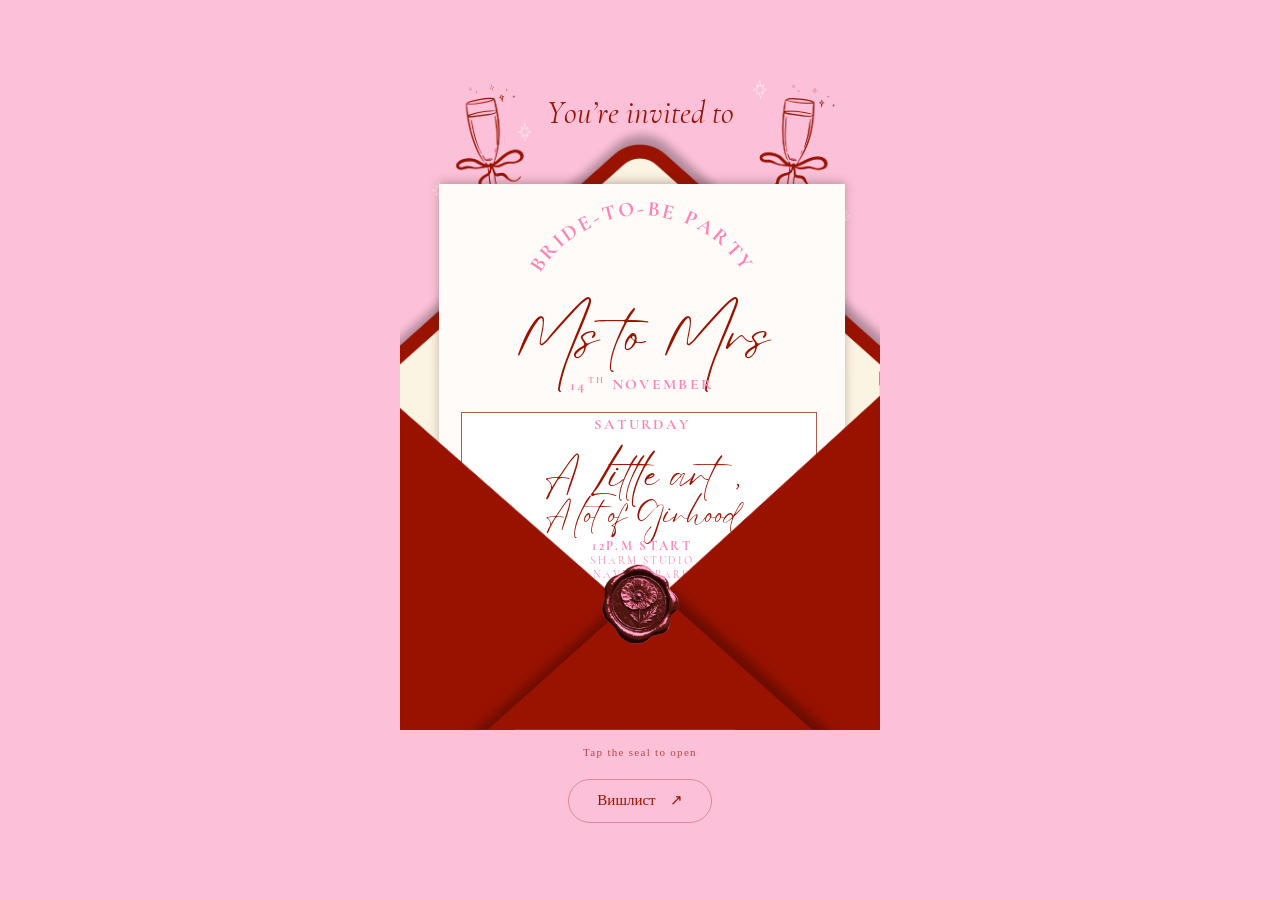
<file: index.html>
<!doctype html>
<html lang="en">
<head>
  <meta charset="UTF-8">
  <meta name="viewport" content="width=device-width, initial-scale=1, viewport-fit=cover">
  <meta name="theme-color" content="#fcc1d9">
  <meta name="description" content="You’re invited to a Bride-to-Be Party. November 14, 12 p.m. — Sharm Studio, Navroz Park.">
  <title>Ms to Mrs — You’re invited</title>
  <link rel="preload" href="assets/EyesomeScript.ttf" as="font" type="font/ttf" crossorigin>
  <link rel="preload" href="assets/CormorantGaramond-Bold.ttf" as="font" type="font/ttf" crossorigin>
  <link rel="stylesheet" href="styles.css">
  <script src="script.js" defer></script>
</head>
<body>
  <main class="invitation" aria-label="Bride-to-Be Party invitation">
    <div class="scene" id="invitation-scene">
      <img class="layer decorations" src="assets/decorations.webp" alt="" aria-hidden="true">
      <p class="intro">You’re invited to</p>
      <img class="layer envelope-back" src="assets/envelope-back.webp" alt="" aria-hidden="true">

      <article class="card" id="invitation-card" aria-label="Party details">
        <svg class="arched-heading" viewBox="0 0 790 235" role="img" aria-label="Bride-to-Be Party">
          <defs><path id="heading-arc" d="M 172,205 A 230,230 0 0,1 618,205"/></defs>
          <text><textPath href="#heading-arc" startOffset="50%" text-anchor="middle">BRIDE-TO-BE PARTY</textPath></text>
        </svg>
        <h1 class="script title">Ms to Mrs</h1>
        <p class="date"><span>14<sup>th</sup></span> November</p>
        <div class="event-frame" aria-hidden="true"></div>
        <p class="day">Saturday</p>
        <p class="script activity">A Little art,</p>
        <p class="script together">A lot of Girhood</p>
        <p class="time">12p.m start</p>
        <p class="venue">Sharm Studio<br>Navroz Park</p>
        <p class="rsvp">Please RSVP before 12nd of November</p>
      </article>

      <img class="layer envelope-front" src="assets/envelope-front.webp" alt="" aria-hidden="true">
      <button class="seal" type="button" aria-label="Open invitation" aria-expanded="false" aria-controls="invitation-card">
        <img src="assets/wax-seal.webp" alt="Wax seal with a poppy flower" draggable="false">
      </button>
    </div>
    <p class="hint" aria-live="polite">Tap the seal to open</p>
    <nav class="invitation-links" aria-label="More about the party">
      <a href="wishlist.html" lang="ru">Вишлист <span aria-hidden="true">↗</span></a>
    </nav>
  </main>
</body>
</html>
</file>
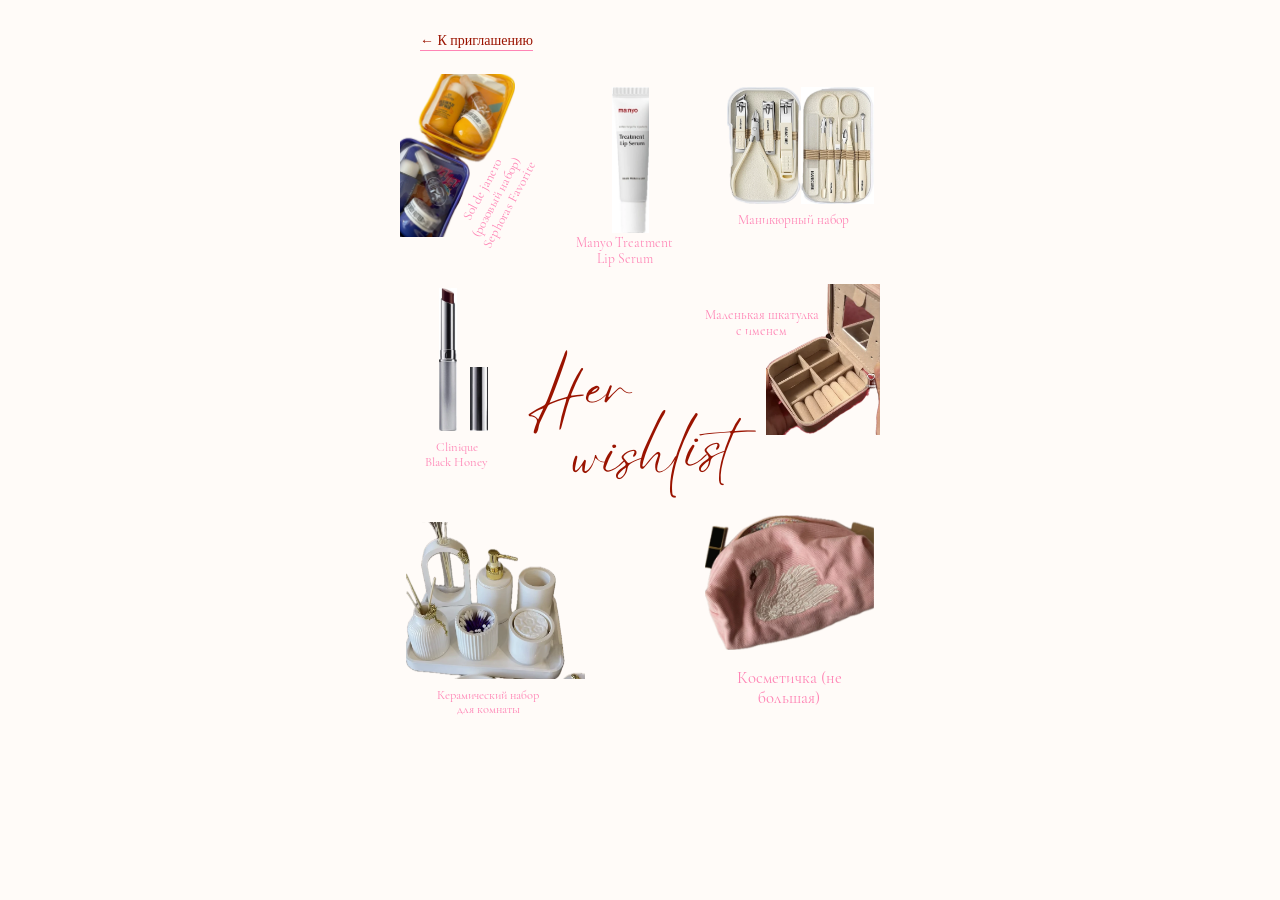
<file: wishlist.html>
<!doctype html>
<html lang="ru">
<head>
  <meta charset="UTF-8">
  <meta name="viewport" content="width=device-width, initial-scale=1, viewport-fit=cover">
  <meta name="theme-color" content="#fffbf8">
  <meta name="description" content="Вишлист к Bride-to-Be Party: косметика, маникюрный набор, шкатулка, косметичка и керамический набор.">
  <title>Her wishlist — Ms to Mrs</title>
  <link rel="preload" href="assets/wishlist/EyesomeScript.woff2" as="font" type="font/woff2" crossorigin>
  <link rel="stylesheet" href="wishlist.css">
</head>
<body>
  <main class="wishlist-page">
    <nav class="wishlist-nav" aria-label="Навигация">
      <a href="index.html">← К приглашению</a>
    </nav>
    <section class="wishlist-collage" aria-labelledby="wishlist-title">
      <div class="wishlist-image" style="--x:101.5614;--y:552.9402;--w:44.8772;--h:370.1577;"><img src="assets/wishlist/item-1.webp" alt="Clinique Black Honey — помада" style="left:0.0000%;top:0.0000%;width:100.0000%;height:100.0000%" width="45" height="370"></div>
      <div class="wishlist-image" style="--x:180.5588;--y:755.6647;--w:47.0439;--h:167.4331;"><img src="assets/wishlist/item-2.webp" alt="Clinique Black Honey — футляр" style="left:-9.0217%;top:-32.4178%;width:118.0434%;height:132.4178%" width="56" height="222"></div>
      <div class="wishlist-image" style="--x:546.6614;--y:32.7008;--w:96.7475;--h:377.3351;"><img src="assets/wishlist/item-3.webp" alt="Manyo Treatment Lip Serum" style="left:0.0000%;top:-0.0000%;width:114.1237%;height:100.0000%" width="110" height="377"></div>
      <div class="wishlist-image" style="--x:788.0071;--y:1139.8523;--w:435.5313;--h:347.6964;"><img src="assets/wishlist/item-4.webp" alt="Небольшая косметичка" style="left:-0.0000%;top:0.0000%;width:100.0000%;height:100.0000%" width="436" height="348"></div>
      <div class="wishlist-image" style="--x:946.3405;--y:543.1814;--w:293.6595;--h:389.6753;"><img src="assets/wishlist/item-5.webp" alt="Маленькая шкатулка с именем" style="left:-10.7641%;top:-14.7156%;width:110.7641%;height:134.7680%" width="325" height="525"></div>
      <div class="wishlist-image" style="--x:15.1088;--y:1156.7676;--w:463.4846;--h:405.0314;"><img src="assets/wishlist/item-6.webp" alt="Керамический набор для комнаты" style="left:0.0000%;top:-19.3159%;width:100.5351%;height:144.5958%" width="466" height="586"></div>
      <div class="wishlist-image" style="--x:-3.4701;--y:0.0000;--w:299.8175;--h:422.0198;"><img src="assets/wishlist/item-7.webp" alt="Sol de Janeiro и Sephora Favorites — наборы" style="left:0.0000%;top:-10.2063%;width:100.0000%;height:120.4127%" width="300" height="508"></div>
      <div class="wishlist-image" style="--x:843.8061;--y:32.7008;--w:191.9599;--h:303.4806;"><img src="assets/wishlist/item-8.webp" alt="Маникюрный набор — открытый футляр" style="left:0.0000%;top:-0.0242%;width:100.0000%;height:100.0483%" width="192" height="304"></div>
      <div class="wishlist-image" style="--x:1035.7661;--y:32.7008;--w:187.7723;--h:303.4806;"><img src="assets/wishlist/item-9.webp" alt="Маникюрный набор — инструменты" style="left:0.0000%;top:0.0000%;width:100.0000%;height:100.0000%" width="188" height="303"></div>
      <h1 id="wishlist-title" lang="en">Her<br><span>wishlist</span></h1>
      <p class="wishlist-label manyo" lang="en">Manyo Treatment<br>Lip Serum</p>
      <p class="wishlist-label clinique" lang="en">Clinique<br>Black Honey</p>
      <p class="wishlist-label pouch">Косметичка (не большая)</p>
      <p class="wishlist-label ceramics">Керамический набор для комнаты</p>
      <p class="wishlist-label jewelry">Маленькая шкатулка с именем</p>
      <p class="wishlist-label sol"><span lang="en">Sol de janero</span><br>(розовый набор)<br><span lang="en">Sephoras Favorite</span></p>
      <p class="wishlist-label manicure">Маникюрный набор</p>
    </section>
  </main>
</body>
</html>
</file>
<file: styles.css>
@font-face {
  font-family: Cormorant;
  src: url('assets/CormorantGaramond-Regular.ttf') format('truetype');
  font-style: normal;
  font-weight: 400;
  font-display: swap;
}
@font-face {
  font-family: Cormorant;
  src: url('assets/CormorantGaramond-Bold.ttf') format('truetype');
  font-style: normal;
  font-weight: 700;
  font-display: swap;
}
@font-face {
  font-family: Cormorant;
  src: url('assets/CormorantGaramond-Italic.ttf') format('truetype');
  font-style: italic;
  font-weight: 400;
  font-display: swap;
}
@font-face {
  font-family: Eyesome;
  src: url('assets/EyesomeScript.ttf') format('truetype');
  font-weight: 400;
  font-display: swap;
}
:root {
  color-scheme: light;
  --pink: #fcc1d9;
  --ink: #9a1300;
  --lettering: #ff84b5;
}
* { box-sizing: border-box; }
html { background: var(--pink); }
body {
  margin: 0;
  min-height: 100vh;
  min-height: 100svh;
  display: grid;
  place-items: center;
  padding: env(safe-area-inset-top) env(safe-area-inset-right) env(safe-area-inset-bottom) env(safe-area-inset-left);
  background: var(--pink);
  color: var(--ink);
  -webkit-tap-highlight-color: transparent;
}
p, h1 { margin: 0; font-weight: 400; }
.invitation { width: min(100%, 480px); }
.scene {
  position: relative;
  container-type: inline-size;
  isolation: isolate;
  width: 100%;
  aspect-ratio: 930 / 1311;
  overflow: hidden;
  --unit: calc(100cqw / 930);
  font-family: Cormorant, Georgia, serif;
}
.layer { position: absolute; inset: 0; width: 100%; height: 100%; pointer-events: none; user-select: none; }
.decorations { z-index: 0; }
.intro {
  position: absolute;
  z-index: 1;
  top: calc(78.86 * var(--unit));
  left: 0;
  width: 100%;
  font-size: calc(60.91 * var(--unit));
  line-height: 1.211;
  font-style: italic;
  text-align: center;
}
.envelope-back { z-index: 2; }
.card {
  position: absolute;
  z-index: 3;
  left: calc(75.3 * var(--unit));
  top: calc(253.9 * var(--unit));
  width: calc(787 * var(--unit));
  height: calc(1030 * var(--unit));
  background: #fffbf9;
  box-shadow: 0 calc(-3 * var(--unit)) calc(18 * var(--unit)) #44251e50;
  text-align: center;
  transition: transform 2.4s cubic-bezier(.22,.68,.2,1);
  will-change: transform;
}
.card > p, .card > h1 { position: absolute; width: 100%; }
.arched-heading {
  position: absolute;
  top: calc(30 * var(--unit));
  left: 0;
  width: 100%;
  height: calc(235 * var(--unit));
  overflow: visible;
  fill: var(--lettering);
  font-family: Cormorant, Georgia, serif;
  font-size: 40.69px;
  font-weight: 700;
  letter-spacing: 5px;
}
.script { font-family: Eyesome, cursive; line-height: 1.3; }
.title { top: calc(222.05 * var(--unit)); font-size: calc(109.67 * var(--unit)); }
.date, .day, .time { color: var(--lettering); font-weight: 700; text-transform: uppercase; letter-spacing: calc(4.5 * var(--unit)); line-height: 1.211; }
.date { top: calc(371 * var(--unit)); font-size: calc(30.01 * var(--unit)); }
.date sup { font-size: .6em; vertical-align: super; margin-left: .12em; }
.event-frame {
  position: absolute;
  left: calc(42 * var(--unit));
  top: calc(441 * var(--unit));
  width: calc(691 * var(--unit));
  height: calc(343 * var(--unit));
  background: #fff;
  border: max(.5px, calc(.75 * var(--unit))) solid #ad5c50;
}
.day { top: calc(449.97 * var(--unit)); font-size: calc(28.53 * var(--unit)); }
.activity { top: calc(512.26 * var(--unit)); font-size: calc(79.35 * var(--unit)); }
.together { top: calc(604.71 * var(--unit)); font-size: calc(58.02 * var(--unit)); }
.time { top: calc(688.19 * var(--unit)); font-size: calc(25 * var(--unit)); }
.venue {
  top: calc(716.31 * var(--unit));
  font-size: calc(20.76 * var(--unit));
  line-height: 1.333;
  color: var(--lettering);
  text-transform: uppercase;
  letter-spacing: calc(4.1 * var(--unit));
}
.rsvp { top: calc(862.66 * var(--unit)); font-size: calc(31.22 * var(--unit)); font-style: italic; line-height: 1.211; white-space: nowrap; }
.envelope-front { z-index: 4; }
.seal {
  position: absolute;
  z-index: 5;
  left: calc(385 * var(--unit));
  top: calc(985 * var(--unit));
  width: calc(180 * var(--unit));
  height: calc(185 * var(--unit));
  border: 0;
  padding: 0;
  background: none;
  cursor: pointer;
  touch-action: manipulation;
  transition: transform .3s;
}
.seal img { width: 100%; height: 100%; display: block; }
.seal:hover { transform: rotate(-5deg); }
.seal:active { transform: scale(.94); }
.seal:focus-visible { outline: 2px solid #fffbf9; outline-offset: 5px; border-radius: 50%; }
.scene.is-open .card { transform: translateY(calc(-270 * var(--unit))); }
.hint {
  padding: 14px 16px 18px;
  text-align: center;
  font: 11px/1.5 Georgia, serif;
  letter-spacing: 1.3px;
  color: var(--ink);
  opacity: .7;
}
/* The invitation stays readable even when JavaScript is disabled. */
@media (scripting: none) {
  .card { transform: translateY(calc(-270 * var(--unit))); }
  .seal { pointer-events: none; }
  .hint { display: none; }
}
@media (prefers-reduced-motion: reduce) {
  .card, .seal { transition: none; }
}

.invitation-links { display: flex; justify-content: center; padding: 0 20px 24px; }
.invitation-links a {
  display: inline-flex;
  align-items: center;
  justify-content: center;
  gap: 14px;
  min-height: 44px;
  padding: 10px 28px;
  border: 1px solid #9a130050;
  border-radius: 999px;
  color: var(--ink);
  font: 15px/1.4 Georgia, serif;
  text-decoration: none;
  touch-action: manipulation;
}
.invitation-links a:hover { background: #fffbf955; }
.invitation-links a:focus-visible { outline: 2px solid var(--ink); outline-offset: 4px; }
</file>
<file: wishlist.css>
@font-face {
  font-family: WishlistScript;
  src: url('assets/wishlist/EyesomeScript.woff2') format('woff2');
  font-weight: 400;
  font-display: swap;
}
@font-face {
  font-family: WishlistSerif;
  src: url('assets/wishlist/CormorantGaramond.woff2') format('woff2');
  font-weight: 400;
  font-display: swap;
}
:root { color-scheme: light; background: #fffbf8; color: #9a1300; }
* { box-sizing: border-box; }
body {
  margin: 0;
  min-height: 100vh;
  min-height: 100svh;
  padding: env(safe-area-inset-top) env(safe-area-inset-right) env(safe-area-inset-bottom) env(safe-area-inset-left);
  -webkit-tap-highlight-color: transparent;
}
.wishlist-page { width: min(100%, 480px); margin-inline: auto; }
.wishlist-nav { padding: 18px 20px 12px; }
.wishlist-nav a {
  display: inline-flex;
  min-height: 44px;
  align-items: center;
  color: inherit;
  text-decoration-color: #ff84b5;
  text-underline-offset: 5px;
  font: 14px/1.5 Georgia, serif;
}
a:focus-visible { outline: 2px solid #9a1300; outline-offset: 5px; }
.wishlist-collage {
  container-type: inline-size;
  position: relative;
  isolation: isolate;
  width: 100%;
  aspect-ratio: 1240 / 1748;
  overflow: hidden;
  --unit: calc(100cqw / 1240);
}
.wishlist-image {
  position: absolute;
  left: calc(var(--x) * var(--unit));
  top: calc(var(--y) * var(--unit));
  width: calc(var(--w) * var(--unit));
  height: calc(var(--h) * var(--unit));
  overflow: hidden;
}
.wishlist-image img { position: absolute; display: block; max-width: none; }
h1 {
  position: absolute;
  top: calc(712.3355 * var(--unit));
  left: calc(325.4737 * var(--unit));
  width: calc(667.5022 * var(--unit));
  margin: 0;
  font: 400 calc(151.855 * var(--unit))/1.16 WishlistScript, cursive;
  transform: rotate(-4.4194deg);
  transform-origin: center;
}
h1 span { display: block; padding-left: calc(110 * var(--unit)); }
.wishlist-label {
  position: absolute;
  margin: 0;
  color: #ff84b5;
  text-align: center;
  font: 400 calc(var(--size, 34.7982) * var(--unit))/1.16 WishlistSerif, Georgia, serif;
}
.manyo { left: calc(426.2257 * var(--unit)); top: calc(418.9402 * var(--unit)); width: calc(308.1314 * var(--unit)); }
.clinique { left: calc(46.0262 * var(--unit)); top: calc(945.72 * var(--unit)); width: calc(200.8249 * var(--unit)); --size: 32.765; }
.pouch { left: calc(788.0071 * var(--unit)); top: calc(1537.8936 * var(--unit)); width: calc(435.5313 * var(--unit)); --size: 43.0313; }
.ceramics { left: calc(84.4308 * var(--unit)); top: calc(1585.8739 * var(--unit)); width: calc(286.3439 * var(--unit)); --size: 32.338; }
.jewelry { left: calc(780.0798 * var(--unit)); top: calc(605.0957 * var(--unit)); width: calc(308.1314 * var(--unit)); }
.sol {
  left: calc(109.0839 * var(--unit));
  top: calc(258.4539 * var(--unit));
  width: calc(283.4958 * var(--unit));
  height: calc(121.3919 * var(--unit));
  transform: rotate(-61.5833deg);
  transform-origin: center;
}
.manicure { left: calc(863.6636 * var(--unit)); top: calc(357.9467 * var(--unit)); width: calc(308.1314 * var(--unit)); }
</file>
